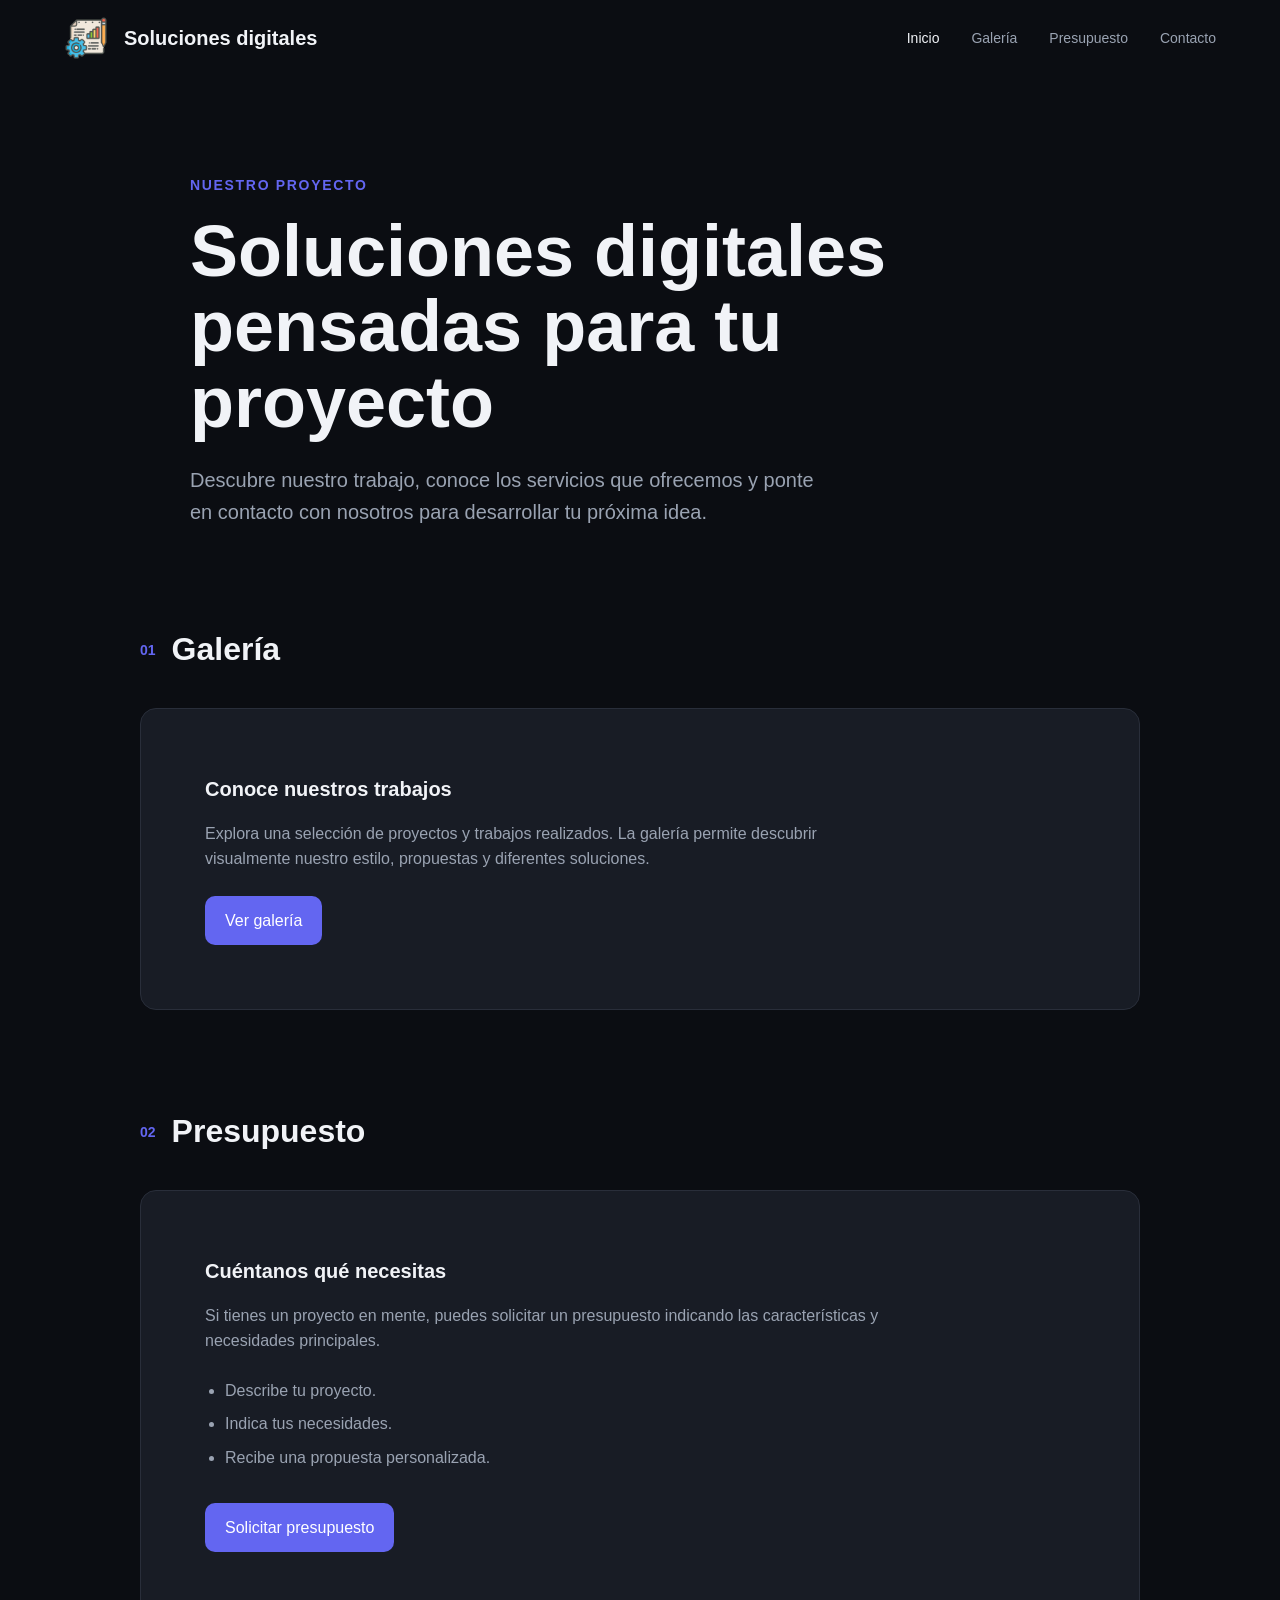
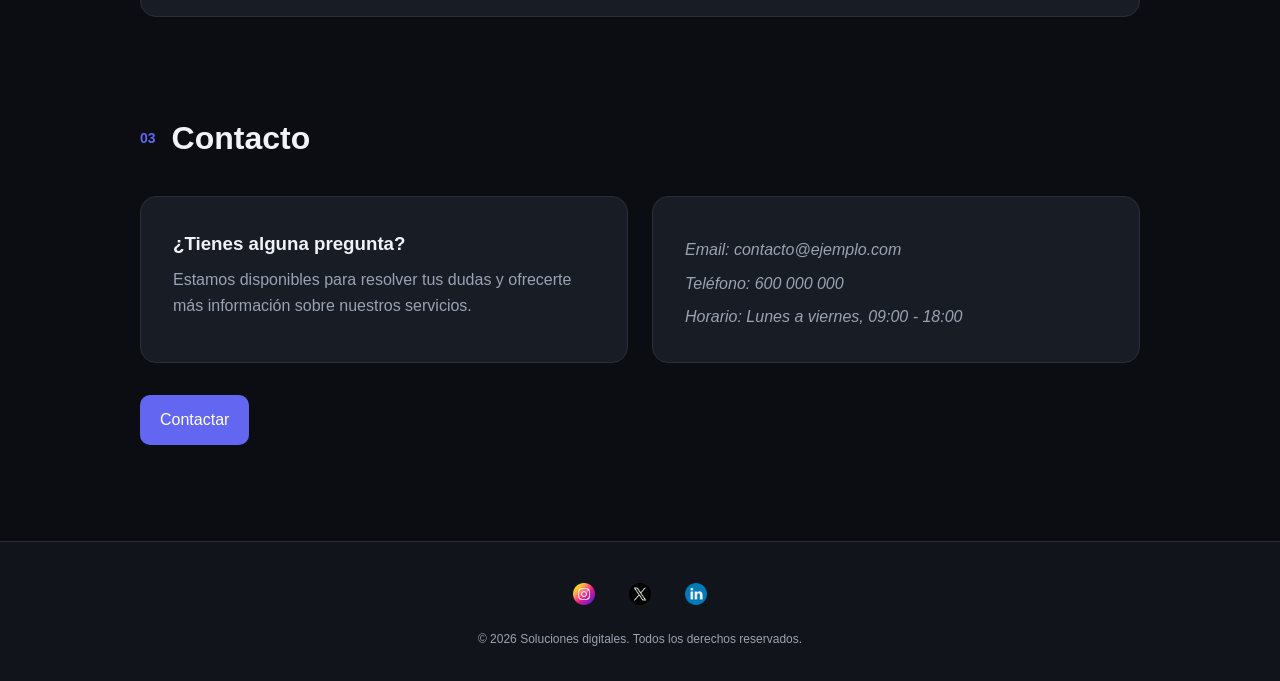
<file: index.html>
<!DOCTYPE html>
<html lang="es">
  <head>
    <meta charset="UTF-8">
    <meta name="author" content="Roman Gomez">
    <meta
      name="description"
      content="Esta pagina contiene un trabajo obligatorio fel master Full Stack de Master D"
    >
    <meta name="viewport" content="width=device-width, initial-scale=1.0">

    <link rel="icon" type="image/png" href="./favicon.png">
    <link rel="stylesheet" href="./css/styles.css">

    <title>Soluciones digitales</title>
  </head>

  <body>
    <header>
      <nav class="navbar">
        <div class="navbar-brand">
          <img src="./assets/img/logo.png" alt="Logo de la empresa">
          <h1>Soluciones digitales</h1>
        </div>

        <ul class="navbar-links">
          <li><a class="active" href="./index.html">Inicio</a></li>
          <li><a href="./views/gallery.html">Galería</a></li>
          <li><a href="./views/budget.html">Presupuesto</a></li>
          <li><a href="./views/contact.html">Contacto</a></li>
        </ul>
      </nav>
    </header>
    <main>
      <section class="hero">
        <span class="hero-label">Nuestro proyecto</span>
        <h2>Soluciones digitales pensadas para tu proyecto</h2>
        <p>
          Descubre nuestro trabajo, conoce los servicios que ofrecemos y ponte
          en contacto con nosotros para desarrollar tu próxima idea.
        </p>
      </section>

      <section class="content-section">
        <div class="section-header">
          <span class="section-number">01</span>
          <h2>Galería</h2>
        </div>

        <article class="content-card">
          <h3>Conoce nuestros trabajos</h3>
          <p>
            Explora una selección de proyectos y trabajos realizados. La galería
            permite descubrir visualmente nuestro estilo, propuestas y
            diferentes soluciones.
          </p>
          <a class="btn-primary" href="./views/gallery.html">Ver galería</a>
        </article>
      </section>

      <section class="content-section">
        <div class="section-header">
          <span class="section-number">02</span>
          <h2>Presupuesto</h2>
        </div>

        <article class="content-card">
          <h3>Cuéntanos qué necesitas</h3>

          <p>
            Si tienes un proyecto en mente, puedes solicitar un presupuesto
            indicando las características y necesidades principales.
          </p>

          <ul class="feature-list">
            <li>Describe tu proyecto.</li>
            <li>Indica tus necesidades.</li>
            <li>Recibe una propuesta personalizada.</li>
          </ul>

          <a class="btn-primary" href="./views/budget.html">
            Solicitar presupuesto
          </a>
        </article>
      </section>

      <section class="content-section">
        <div class="section-header">
          <span class="section-number">03</span>
          <h2>Contacto</h2>
        </div>

        <div class="contact-grid">
          <article class="contact-card">
            <h3>¿Tienes alguna pregunta?</h3>
            <p>
              Estamos disponibles para resolver tus dudas y ofrecerte más
              información sobre nuestros servicios.
            </p>
          </article>

          <address class="contact-card">
            <p>Email: contacto@ejemplo.com</p>
            <p>Teléfono: 600 000 000</p>
            <p>Horario: Lunes a viernes, 09:00 - 18:00</p>
          </address>
        </div>

        <a class="btn-primary" href="./views/contact.html"> Contactar </a>
      </section>
    </main>
    <footer class="footer">
      <div class="footer-social">
        <a
          href="https://www.instagram.com/"
          target="_blank"
          rel="noopener noreferrer"
        >
          <img src="./assets/img/instagram.png" alt="Instagram" >
        </a>

        <a href="https://x.com/" target="_blank" rel="noopener noreferrer">
          <img src="./assets/img/x.png" alt="X" >
        </a>

        <a
          href="https://www.linkedin.com/"
          target="_blank"
          rel="noopener noreferrer"
        >
          <img src="./assets/img/linkedin.png" alt="LinkedIn" >
        </a>
      </div>

      <p class="footer-copyright">
        © 2026 Soluciones digitales. Todos los derechos reservados.
      </p>
    </footer>
  </body>
</html>
</file>
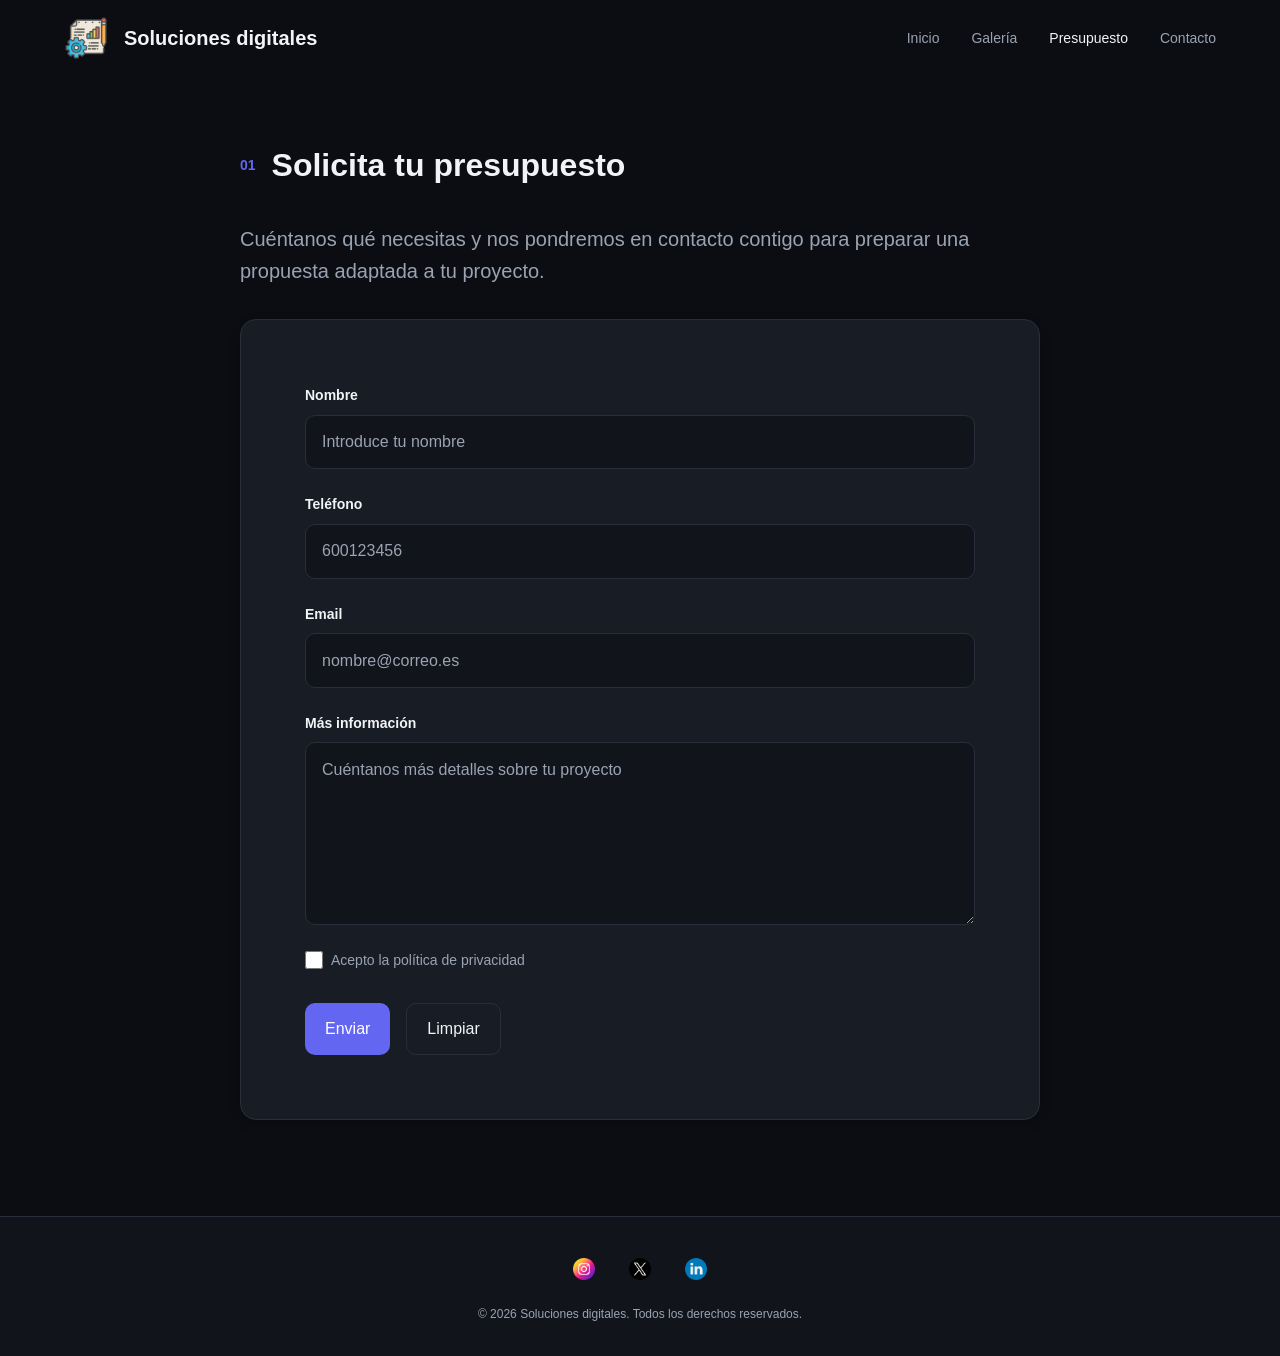
<file: views/budget.html>
<!DOCTYPE html>
<html lang="es">
  <head>
    <meta charset="UTF-8" >
    <meta name="author" content="Roman Gomez" >
    <meta
      name="description"
      content="Esta pagina contiene un trabajo obligatorio fel master Full Stack de Master D"
    >
    <meta name="viewport" content="width=device-width, initial-scale=1.0" >

    <link rel="icon" type="image/png" href="../favicon.png" >
    <link rel="stylesheet" href="../css/styles.css" >

    <title>Soluciones digitales</title>
  </head>

  <body>
    <header>
      <nav class="navbar">
        <div class="navbar-brand">
          <img src="../assets/img/logo.png" alt="Logo de la empresa" >
          <h1>Soluciones digitales</h1>
        </div>

        <ul class="navbar-links">
          <li><a href="../index.html">Inicio</a></li>
          <li><a href="gallery.html">Galería</a></li>
          <li><a class="active" href="budget.html">Presupuesto</a></li>
          <li><a href="contact.html">Contacto</a></li>
        </ul>
      </nav>
    </header>
    <main>
      <section class="budget">
        <div class="section-header">
          <span class="section-number">01</span>
          <h2>Solicita tu presupuesto</h2>
        </div>

        <div class="budget-intro">
          <p>
            Cuéntanos qué necesitas y nos pondremos en contacto contigo para
            preparar una propuesta adaptada a tu proyecto.
          </p>
        </div>

        <form class="budget-form" action="#" method="post">
          <div class="form-group">
            <label for="name">Nombre</label>
            <input
              type="text"
              id="name"
              name="name"
              minlength="3"
              maxlength="20"
              pattern="[A-Za-zÁÉÍÓÚáéíóúÜüÑñ]+"
              placeholder="Introduce tu nombre"
              title="El nombre debe contener entre 3 y 20 letras"
              required
            >
          </div>

          <div class="form-group">
            <label for="phone">Teléfono</label>
            <input
              type="tel"
              id="phone"
              name="phone"
              pattern="[0-9]{9}"
              placeholder="600123456"
              title="El teléfono debe contener exactamente 9 dígitos"
              required
            >
          </div>

          <div class="form-group">
            <label for="email">Email</label>
            <input
              type="email"
              id="email"
              name="email"
              placeholder="nombre@correo.es"
              title="Introduce una dirección de correo electrónico válida"
              required
            >
          </div>

          <div class="form-group">
            <label for="information">Más información</label>
            <textarea
              id="information"
              name="information"
              rows="6"
              placeholder="Cuéntanos más detalles sobre tu proyecto"
              title="Puedes añadir cualquier información adicional sobre tu proyecto"
            ></textarea>
          </div>

          <div class="form-checkbox">
            <input type="checkbox" id="privacy" name="privacy" required >
            <label for="privacy"> Acepto la política de privacidad </label>
          </div>

          <div class="form-actions">
            <button type="submit" class="btn-primary">Enviar</button>
            <button type="reset" class="btn-secondary">Limpiar</button>
          </div>
        </form>
      </section>
    </main>
    <footer class="footer">
      <div class="footer-social">
        <a
          href="https://www.instagram.com/"
          target="_blank"
          rel="noopener noreferrer"
        >
          <img src="../assets/img/instagram.png" alt="Instagram" >
        </a>

        <a href="https://x.com/" target="_blank" rel="noopener noreferrer">
          <img src="../assets/img/x.png" alt="X" >
        </a>

        <a
          href="https://www.linkedin.com/"
          target="_blank"
          rel="noopener noreferrer"
        >
          <img src="../assets/img/linkedin.png" alt="LinkedIn" >
        </a>
      </div>

      <p class="footer-copyright">
        © 2026 Soluciones digitales. Todos los derechos reservados.
      </p>
    </footer>
  </body>
</html>
</file>
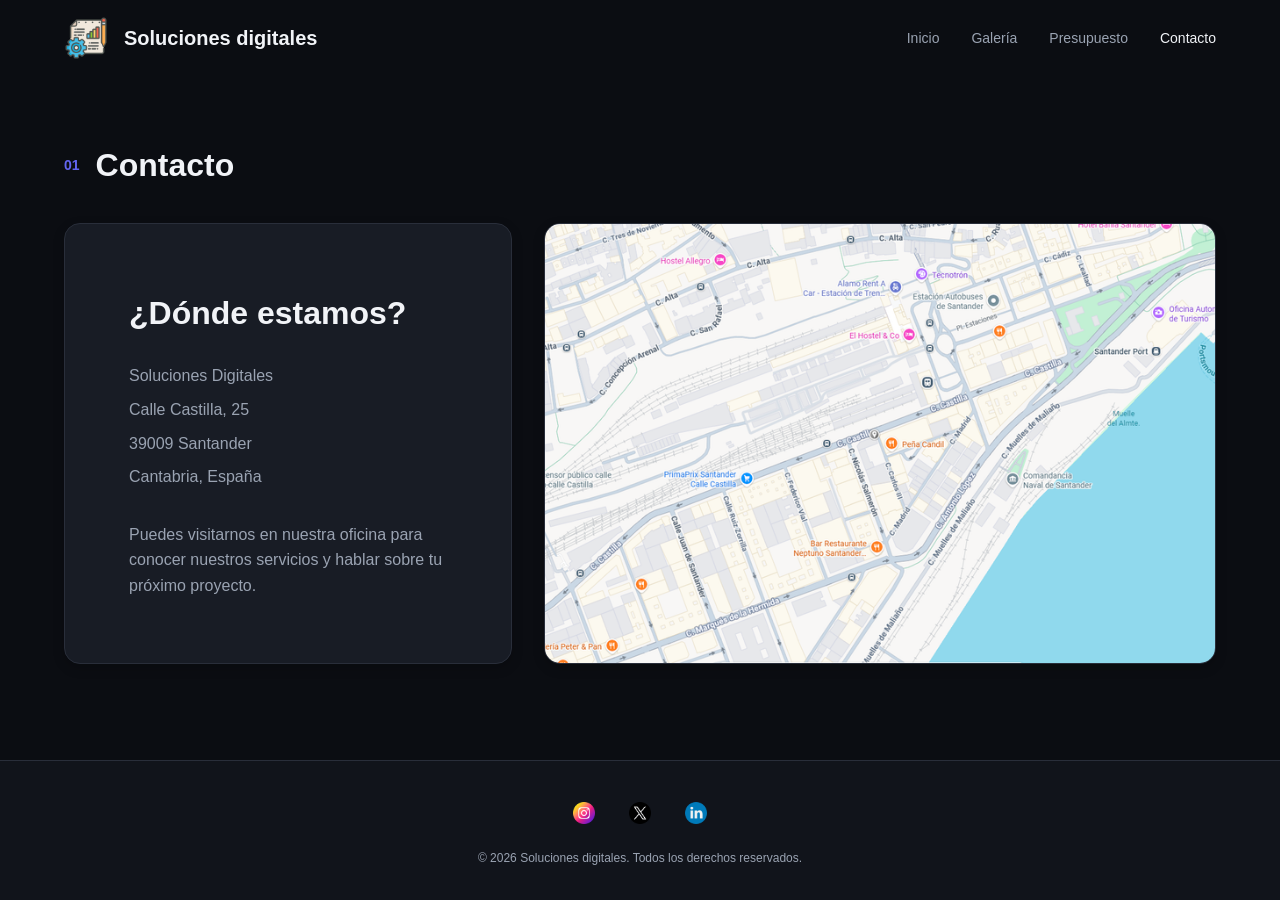
<file: views/contact.html>
<!DOCTYPE html>
<html lang="es">
  <head>
    <meta charset="UTF-8">
    <meta name="author" content="Roman Gomez">
    <meta
      name="description"
      content="Esta pagina contiene un trabajo obligatorio fel master Full Stack de Master D"
    >
    <meta name="viewport" content="width=device-width, initial-scale=1.0">

    <link rel="icon" type="image/png" href="../favicon.png">
    <link rel="stylesheet" href="../css/styles.css">

    <title>Soluciones digitales</title>
  </head>

  <body>
    <header>
      <nav class="navbar">
        <div class="navbar-brand">
          <img src="../assets/img/logo.png" alt="Logo de la empresa">
          <h1>Soluciones digitales</h1>
        </div>

        <ul class="navbar-links">
          <li><a href="../index.html">Inicio</a></li>
          <li><a href="gallery.html">Galería</a></li>
          <li><a href="budget.html">Presupuesto</a></li>
          <li><a class="active" href="contact.html">Contacto</a></li>
        </ul>
      </nav>
    </header>
    <main>
      <section class="contact">
          <div class="section-header">
            <span class="section-number">01</span>
            <h2>Contacto</h2>
          </div>

          <div class="contact-content">
            <div class="contact-info">
              <h3>¿Dónde estamos?</h3>

              <address>
                <p>Soluciones Digitales</p>
                <p>Calle Castilla, 25</p>
                <p>39009 Santander</p>
                <p>Cantabria, España</p>
              </address>

              <p class="contact-description">
                Puedes visitarnos en nuestra oficina para conocer nuestros
                servicios y hablar sobre tu próximo proyecto.
              </p>
            </div>

            <div class="contact-map">
              <a
                href="https://www.google.com/maps/@43.4573891,-3.8124007,17z?entry=ttu&g_ep=EgoyMDI2MTAwNC4wIKXMDSoASAFQAw%3D%3D"
                target="_blank"
                rel="noopener noreferrer"
              >
                <img
                  src="../assets/img/map_location.jpg"
                  alt="Mapa con la ubicación de Soluciones Digitales en Santander"
                  width="800"
                  height="500"
                >
              </a>
            </div>
          </div>
      </section>
    </main>
    <footer class="footer">
      <div class="footer-social">
        <a
          href="https://www.instagram.com/"
          target="_blank"
          rel="noopener noreferrer"
        >
          <img src="../assets/img/instagram.png" alt="Instagram" >
        </a>

        <a href="https://x.com/" target="_blank" rel="noopener noreferrer">
          <img src="../assets/img/x.png" alt="X" >
        </a>

        <a
          href="https://www.linkedin.com/"
          target="_blank"
          rel="noopener noreferrer"
        >
          <img src="../assets/img/linkedin.png" alt="LinkedIn" >
        </a>
      </div>

      <p class="footer-copyright">
        © 2026 Soluciones digitales. Todos los derechos reservados.
      </p>
    </footer>
  </body>
</html>
</file>
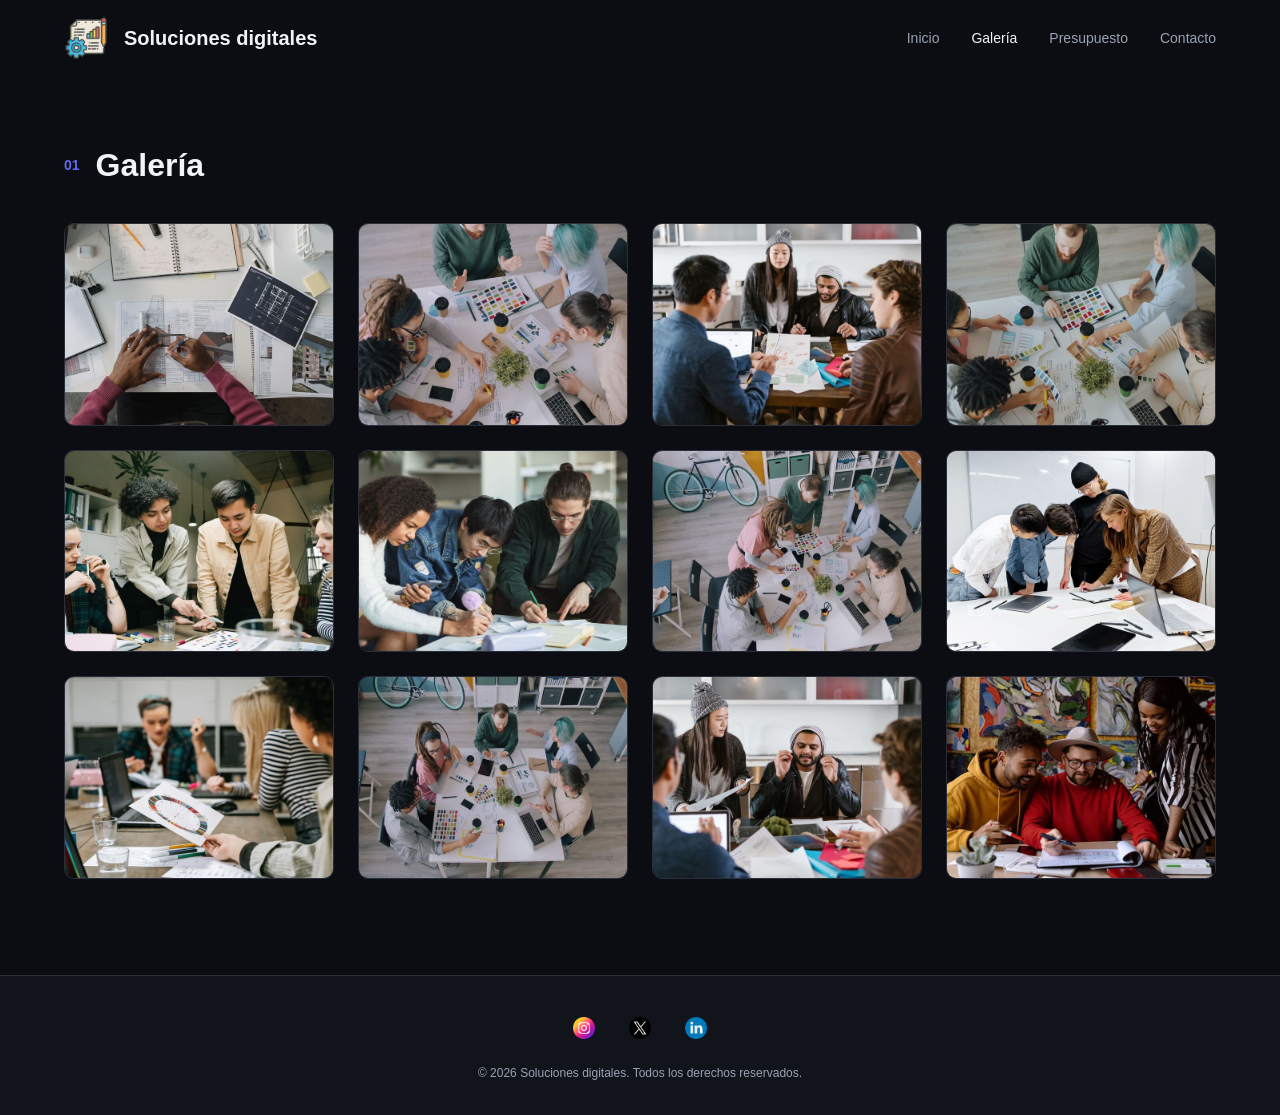
<file: views/gallery.html>
<!DOCTYPE html>
<html lang="es">
  <head>
    <meta charset="UTF-8">
    <meta name="author" content="Roman Gomez">
    <meta
      name="description"
      content="Esta pagina contiene un trabajo obligatorio fel master Full Stack de Master D"
    >
    <meta name="viewport" content="width=device-width, initial-scale=1.0">

    <link rel="icon" type="image/png" href="../favicon.png">
    <link rel="stylesheet" href="../css/styles.css">

    <title>Soluciones digitales</title>
  </head>

  <body>
    <header>
      <nav class="navbar">
        <div class="navbar-brand">
          <img src="../assets/img/logo.png" alt="Logo de la empresa">
          <h1>Soluciones digitales</h1>
        </div>

        <ul class="navbar-links">
          <li><a href="../index.html">Inicio</a></li>
          <li><a class="active" href="gallery.html">Galería</a></li>
          <li><a href="budget.html">Presupuesto</a></li>
          <li><a href="contact.html">Contacto</a></li>
        </ul>
      </nav>
    </header>
    <main>
      <section class="gallery">
        <div class="section-header">
          <span class="section-number">01</span>
          <h2>Galería</h2>
        </div>

        <div class="gallery-grid">
          <img
            src="../assets/img/gallery/project.jpg"
            alt="Proyecto 1"
            width="800"
            height="600"
          >
          <img
            src="../assets/img/gallery/project2.jpg"
            alt="Proyecto 2"
            width="800"
            height="600"
          >
          <img
            src="../assets/img/gallery/project3.jpg"
            alt="Proyecto 3"
            width="800"
            height="600"
          >
          <img
            src="../assets/img/gallery/project4.jpg"
            alt="Proyecto 4"
            width="800"
            height="600"
          >
          <img
            src="../assets/img/gallery/project5.jpg"
            alt="Proyecto 5"
            width="800"
            height="600"
          >
          <img
            src="../assets/img/gallery/project6.jpg"
            alt="Proyecto 6"
            width="800"
            height="600"
          >
          <img
            src="../assets/img/gallery/project7.jpg"
            alt="Proyecto 7"
            width="800"
            height="600"
          >
          <img
            src="../assets/img/gallery/project8.jpg"
            alt="Proyecto 8"
            width="800"
            height="600"
          >
          <img
            src="../assets/img/gallery/project9.jpg"
            alt="Proyecto 9"
            width="800"
            height="600"
          >
          <img
            src="../assets/img/gallery/project10.jpg"
            alt="Proyecto 10"
            width="800"
            height="600"
          >
          <img
            src="../assets/img/gallery/project11.jpg"
            alt="Proyecto 11"
            width="800"
            height="600"
          >
          <img
            src="../assets/img/gallery/project12.jpg"
            alt="Proyecto 12"
            width="800"
            height="600"
          >
        </div>
      </section>
    </main>
    <footer class="footer">
      <div class="footer-social">
        <a
          href="https://www.instagram.com/"
          target="_blank"
          rel="noopener noreferrer"
        >
          <img src="../assets/img/instagram.png" alt="Instagram" >
        </a>

        <a href="https://x.com/" target="_blank" rel="noopener noreferrer">
          <img src="../assets/img/x.png" alt="X" >
        </a>

        <a
          href="https://www.linkedin.com/"
          target="_blank"
          rel="noopener noreferrer"
        >
          <img src="../assets/img/linkedin.png" alt="LinkedIn" >
        </a>
      </div>

      <p class="footer-copyright">
        © 2026 Soluciones digitales. Todos los derechos reservados.
      </p>
    </footer>
  </body>
</html>
</file>
<file: css/styles.css>
:root {

    --color-bg: #0B0D12;
    --color-bg-secondary: #11141B;
    --color-surface: #181C25;
    --color-border: #292E3A;

    --color-text: #F1F3F7;
    --color-text-secondary: #9AA3B2;

    --color-primary: #6366F1;
    --color-accent: #8B5CF6;

    --font-family: Arial, sans-serif;

    --font-size-xs: 0.75rem;
    --font-size-sm: 0.875rem;
    --font-size-md: 1rem;
    --font-size-lg: 1.25rem;
    --font-size-xl: 2rem;
    --font-size-xxl: 3rem;

    --space-xs: 0.25rem;
    --space-sm: 0.5rem;
    --space-md: 1rem;
    --space-lg: 1.5rem;
    --space-xl: 2rem;
    --space-xxl: 4rem;

    --radius-sm: 6px;
    --radius-md: 10px;
    --radius-lg: 16px;
    --radius-xl: 24px;

    --shadow-sm: 0 4px 12px rgba(0, 0, 0, 0.2);
    --shadow-md: 0 8px 24px rgba(0, 0, 0, 0.25);

    --transition-fast: 0.2s ease;
    --transition-normal: 0.3s ease;
}

* {
    margin: 0;
    padding: 0;
    box-sizing: border-box;
}

html {
    scroll-behavior: smooth;
    min-height: 100%;
}

body {
    background-color: var(--color-bg);
    color: var(--color-text);
    font-family: var(--font-family);
    font-size: var(--font-size-md);
    line-height: 1.6;
    min-height: 100vh;
    display: flex;
    flex-direction: column;
}

main {
    flex: 1 0 auto;
}


a {
    color: inherit;
    text-decoration: none;
}


button {
    font: inherit;
    border: none;
    cursor: pointer;
}


img {
    max-width: 100%;
    display: block;
}

.container {
    width: min(1200px, 90%);
    margin-inline: auto;
}

.card {
    background-color: var(--color-surface);
    border: 1px solid var(--color-border);
    border-radius: var(--radius-lg);
    box-shadow: var(--shadow-sm);
}

.btn-primary {
    display: inline-flex;
    align-items: center;
    justify-content: center;

    padding: 0.75rem 1.25rem;

    background-color: var(--color-primary);
    color: #ffffff;

    border-radius: var(--radius-md);

    transition:
        background-color var(--transition-fast),
        transform var(--transition-fast);
}


.btn-primary:hover {
    background-color: var(--color-accent);
    transform: translateY(-2px);
}

.text-secondary {
    color: var(--color-text-secondary);
}

/*CSS Navbar*/

.navbar {
    width: min(1200px, 90%);
    min-height: 76px;
    margin-inline: auto;
    display: flex;
    align-items: center;
    justify-content: space-between;
    gap: var(--space-xl);
}

.navbar-brand {
    display: flex;
    align-items: center;
    gap: var(--space-md);
}

.navbar-brand img {
    width: 44px;
    height: 44px;
    object-fit: contain;
}

.navbar-brand h1 {
    color: var(--color-text);
    font-size: var(--font-size-lg);
    font-weight: 700;
    line-height: 1;
}

.navbar-links {
    display: flex;
    align-items: center;
    gap: var(--space-xl);
    list-style: none;
}

.navbar-links a {
    position: relative;
    color: var(--color-text-secondary);
    font-size: var(--font-size-sm);
    transition: color var(--transition-fast);
}

.navbar-links a:hover,
.navbar-links a.active {
    color: var(--color-text);
}

.navbar-links a::after
.navbar-links a.active {
    content: "";
    position: absolute;
    left: 0;
    bottom: -8px;
    width: 100%;
    height: 2px;
    background-color: var(--color-primary);
    transform: scaleX(0);
    transform-origin: center;
    transition: transform var(--transition-fast);
}

.navbar-links a:hover::after,
.navbar-links a.active::after {
    transform: scaleX(1);
}

@media (max-width: 750px) {
    .navbar {
        padding: var(--space-md) 0;
        flex-direction: column;
        gap: var(--space-lg);
    }

    .navbar-links {
        width: 100%;
        justify-content: center;
        gap: var(--space-lg);
        flex-wrap: wrap;
    }
}

@media (max-width: 500px) {
    .navbar-brand h1 {
        font-size: var(--font-size-md);
    }

    .navbar-brand img {
        width: 38px;
        height: 38px;
    }

    .navbar-links {
        gap: var(--space-md);
    }

    .navbar-links a {
        font-size: var(--font-size-xs);
    }
}

/*CSS Footer*/

.footer {
    width: 100%;
    flex-shrink: 0;
    padding: var(--space-xl) 5%;
    display: flex;
    flex-direction: column;
    align-items: center;
    gap: var(--space-md);
    border-top: 1px solid var(--color-border);
    background-color: var(--color-bg-secondary);
}

.footer-social {
    display: flex;
    align-items: center;
    gap: var(--space-md);
}

.footer-social a {
    width: 40px;
    height: 40px;
    display: flex;
    align-items: center;
    justify-content: center;
    border-radius: var(--radius-md);
    transition: transform var(--transition-fast);
}

.footer-social a:hover {
    transform: translateY(-3px);
}

.footer-social img {
    width: 22px;
    height: 22px;
    object-fit: contain;
}

.footer-copyright {
    color: var(--color-text-secondary);
    font-size: var(--font-size-xs);
    text-align: center;
}

.hero {
    width: min(900px, 90%);
    margin: 6rem auto;
}

.hero-label {
    color: var(--color-primary);
    font-size: var(--font-size-sm);
    font-weight: 600;
    text-transform: uppercase;
    letter-spacing: 0.12em;
}

.hero h2 {
    max-width: 800px;
    margin-top: var(--space-md);
    font-size: clamp(2.5rem, 6vw, 4.5rem);
    line-height: 1.05;
}

.hero p {
    max-width: 650px;
    margin-top: var(--space-lg);
    color: var(--color-text-secondary);
    font-size: var(--font-size-lg);
}

.content-section {
    width: min(1000px, 90%);
    margin: 0 auto 6rem;
}

.section-header {
    display: flex;
    align-items: center;
    gap: var(--space-md);
    margin-bottom: var(--space-xl);
}

.section-number {
    color: var(--color-primary);
    font-size: var(--font-size-sm);
    font-weight: 700;
}

.section-header h2 {
    font-size: var(--font-size-xl);
}

.content-card {
    padding: var(--space-xxl);
    background-color: var(--color-surface);
    border: 1px solid var(--color-border);
    border-radius: var(--radius-lg);
}

.content-card h3 {
    font-size: var(--font-size-lg);
}

.content-card p {
    max-width: 700px;
    margin: var(--space-md) 0 var(--space-lg);
    color: var(--color-text-secondary);
}

.feature-list {
    margin: 0 0 var(--space-xl) 1.25rem;
    color: var(--color-text-secondary);
}

.feature-list li {
    margin-bottom: var(--space-sm);
}

.contact-grid {
    display: grid;
    grid-template-columns: repeat(2, 1fr);
    gap: var(--space-lg);
    margin-bottom: var(--space-xl);
}

.contact-card {
    padding: var(--space-xl);
    background-color: var(--color-surface);
    border: 1px solid var(--color-border);
    border-radius: var(--radius-lg);
}

.contact-card p {
    margin-top: var(--space-sm);
    color: var(--color-text-secondary);
}

.contact-card address {
    font-style: normal;
}

@media (max-width: 700px) {
    .hero {
        margin: 4rem auto;
    }

    .content-card {
        padding: var(--space-xl);
    }

    .contact-grid {
        grid-template-columns: 1fr;
    }
}

/*Css Galeria*/

.gallery {
    width: min(1400px, 90%);
    margin: 4rem auto 6rem;
}

.gallery-grid {
    display: grid;
    grid-template-columns: repeat(4, minmax(240px, 1fr));
    gap: var(--space-lg);
}

.gallery-grid img {
    width: 100%;
    height: auto;
    aspect-ratio: 4 / 3;
    object-fit: cover;
    border: 1px solid var(--color-border);
    border-radius: var(--radius-md);
    transition:
        transform var(--transition-normal),
        border-color var(--transition-normal);
}

.gallery-grid img:hover {
    transform: translateY(-4px);
    border-color: var(--color-primary);
}

@media (max-width: 1100px) {
    .gallery-grid {
        grid-template-columns: repeat(2, minmax(240px, 1fr));
    }
}

@media (max-width: 600px) {
    .gallery {
        width: 92%;
        margin: 3rem auto 4rem;
    }

    .gallery-grid {
        grid-template-columns: repeat(2, minmax(0, 1fr));
        gap: var(--space-md);
    }
}

@media (max-width: 400px) {
    .gallery-grid {
        grid-template-columns: 1fr;
    }
}

/*CSS Formulario*/
.budget {
    width: min(800px, 90%);
    margin: 4rem auto 6rem;
}

.budget-intro {
    margin-bottom: var(--space-xl);
}

.budget-intro p {
    color: var(--color-text-secondary);
    font-size: var(--font-size-lg);
}

.budget-form {
    padding: var(--space-xxl);
    background-color: var(--color-surface);
    border: 1px solid var(--color-border);
    border-radius: var(--radius-lg);
    box-shadow: var(--shadow-sm);
}

.form-group {
    display: flex;
    flex-direction: column;
    gap: var(--space-sm);
    margin-bottom: var(--space-lg);
}

.form-group label {
    color: var(--color-text);
    font-size: var(--font-size-sm);
    font-weight: 600;
}

.form-group input,
.form-group textarea {
    width: 100%;
    padding: 0.85rem 1rem;
    background-color: var(--color-bg-secondary);
    color: var(--color-text);
    border: 1px solid var(--color-border);
    border-radius: var(--radius-md);
    font: inherit;
    transition:
        border-color var(--transition-fast),
        box-shadow var(--transition-fast);
}

.form-group input::placeholder,
.form-group textarea::placeholder {
    color: var(--color-text-secondary);
}

.form-group input:focus,
.form-group textarea:focus {
    outline: none;
    border-color: var(--color-primary);
    box-shadow: 0 0 0 3px rgba(99, 102, 241, 0.15);
}

.form-group textarea {
    min-height: 150px;
    resize: vertical;
}

.form-checkbox {
    display: flex;
    align-items: center;
    gap: var(--space-sm);
    margin-bottom: var(--space-xl);
}

.form-checkbox input {
    width: 18px;
    height: 18px;
    accent-color: var(--color-primary);
    cursor: pointer;
}

.form-checkbox label {
    color: var(--color-text-secondary);
    font-size: var(--font-size-sm);
    cursor: pointer;
}

.form-actions {
    display: flex;
    gap: var(--space-md);
}

.btn-secondary {
    display: inline-flex;
    align-items: center;
    justify-content: center;
    padding: 0.75rem 1.25rem;
    background-color: transparent;
    color: var(--color-text);
    border: 1px solid var(--color-border);
    border-radius: var(--radius-md);
    transition:
        background-color var(--transition-fast),
        border-color var(--transition-fast),
        transform var(--transition-fast);
}

.btn-secondary:hover {
    background-color: var(--color-bg-secondary);
    border-color: var(--color-primary);
    transform: translateY(-2px);
}

@media (max-width: 600px) {
    .budget-form {
        padding: var(--space-xl);
    }

    .form-actions {
        flex-direction: column;
    }

    .form-actions button {
        width: 100%;
    }
}

/*CSS Contacto*/
.contact {
    width: min(1200px, 90%);
    margin: 4rem auto 6rem;
}

.contact-content {
    display: grid;
    grid-template-columns: 1fr 1.5fr;
    gap: var(--space-xl);
    align-items: stretch;
}

.contact-info,
.contact-map {
    background-color: var(--color-surface);
    border: 1px solid var(--color-border);
    border-radius: var(--radius-lg);
    box-shadow: var(--shadow-sm);
}

.contact-info {
    padding: var(--space-xxl);
}

.contact-info h3 {
    margin-bottom: var(--space-lg);
    font-size: var(--font-size-xl);
}

.contact-info address {
    font-style: normal;
    color: var(--color-text-secondary);
}

.contact-info address p {
    margin-bottom: var(--space-sm);
}

.contact-description {
    margin-top: var(--space-xl);
    color: var(--color-text-secondary);
}

.contact-map {
    overflow: hidden;
}

.contact-map img {
    width: 100%;
    height: 100%;
    min-height: 400px;
    object-fit: cover;
}

@media (max-width: 800px) {
    .contact-content {
        grid-template-columns: 1fr;
    }

    .contact-info {
        padding: var(--space-xl);
    }

    .contact-map img {
        height: 350px;
        min-height: 0;
    }
}
</file>
